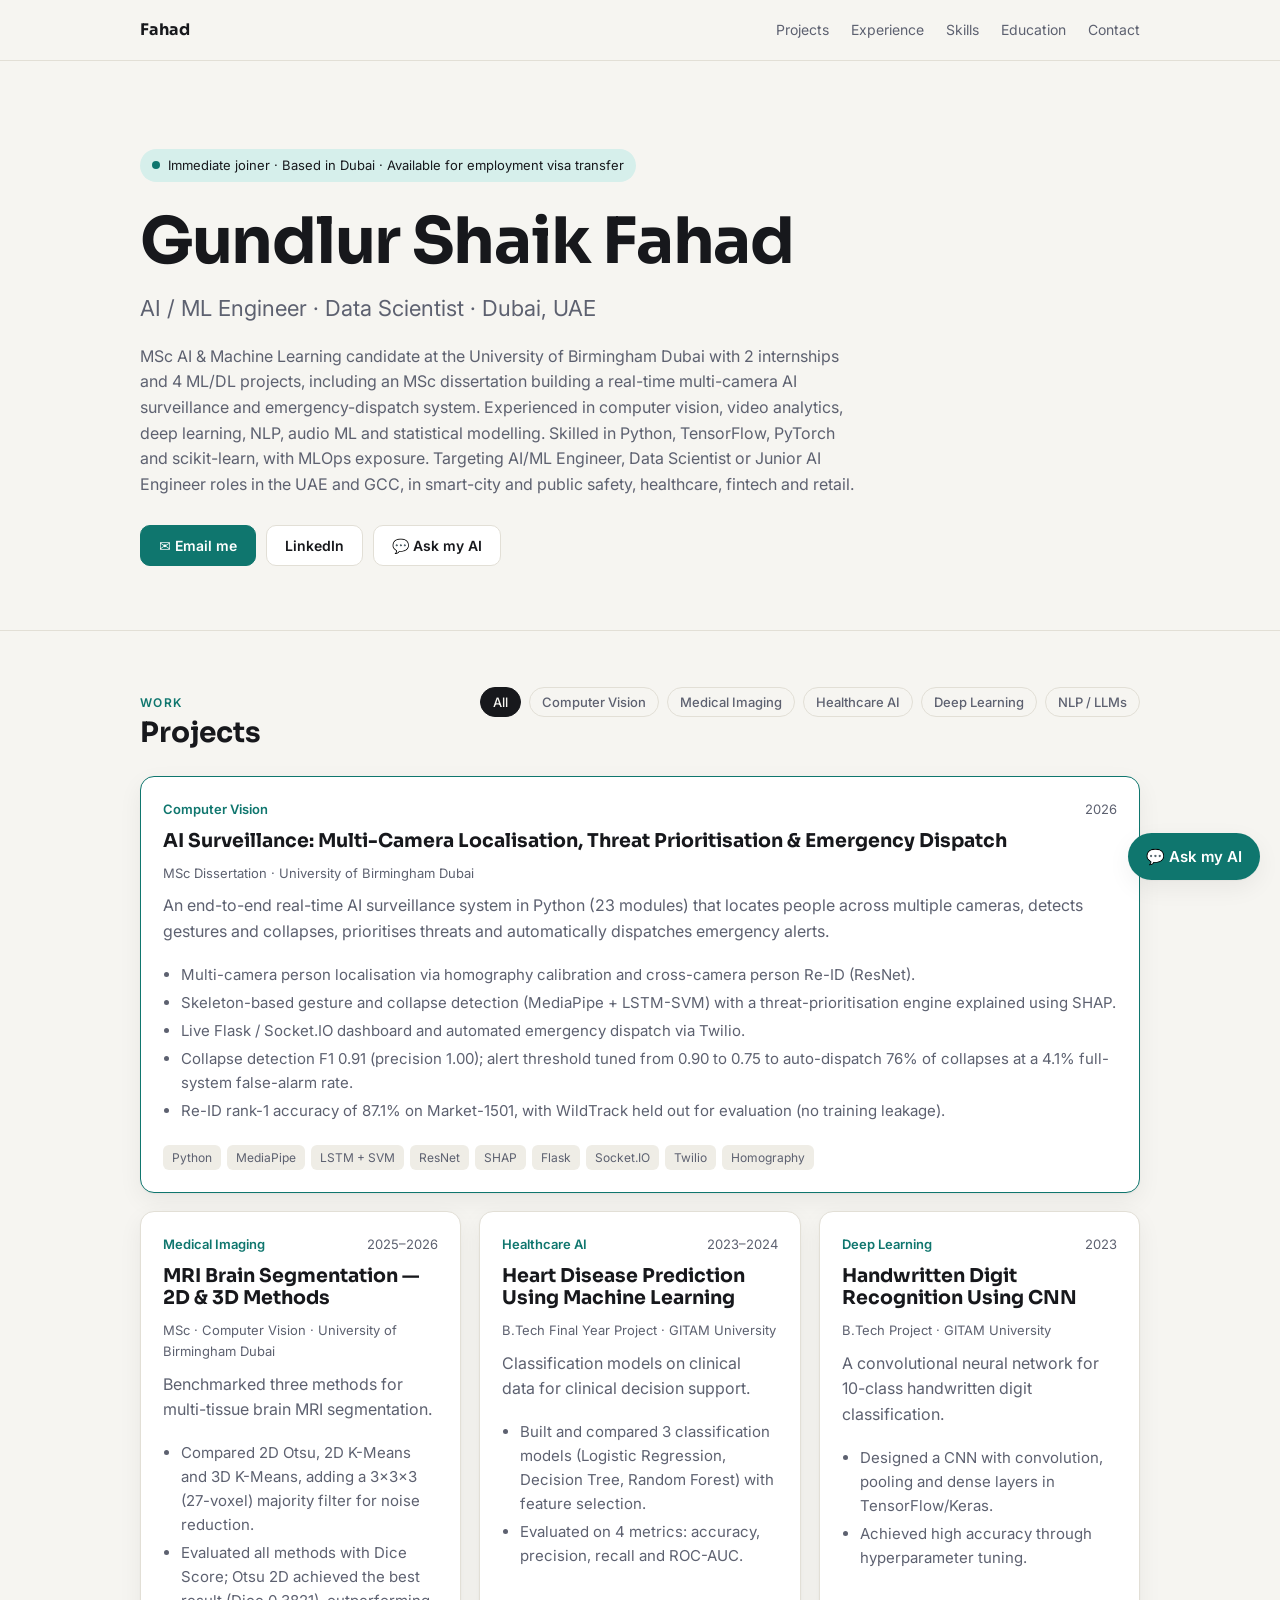
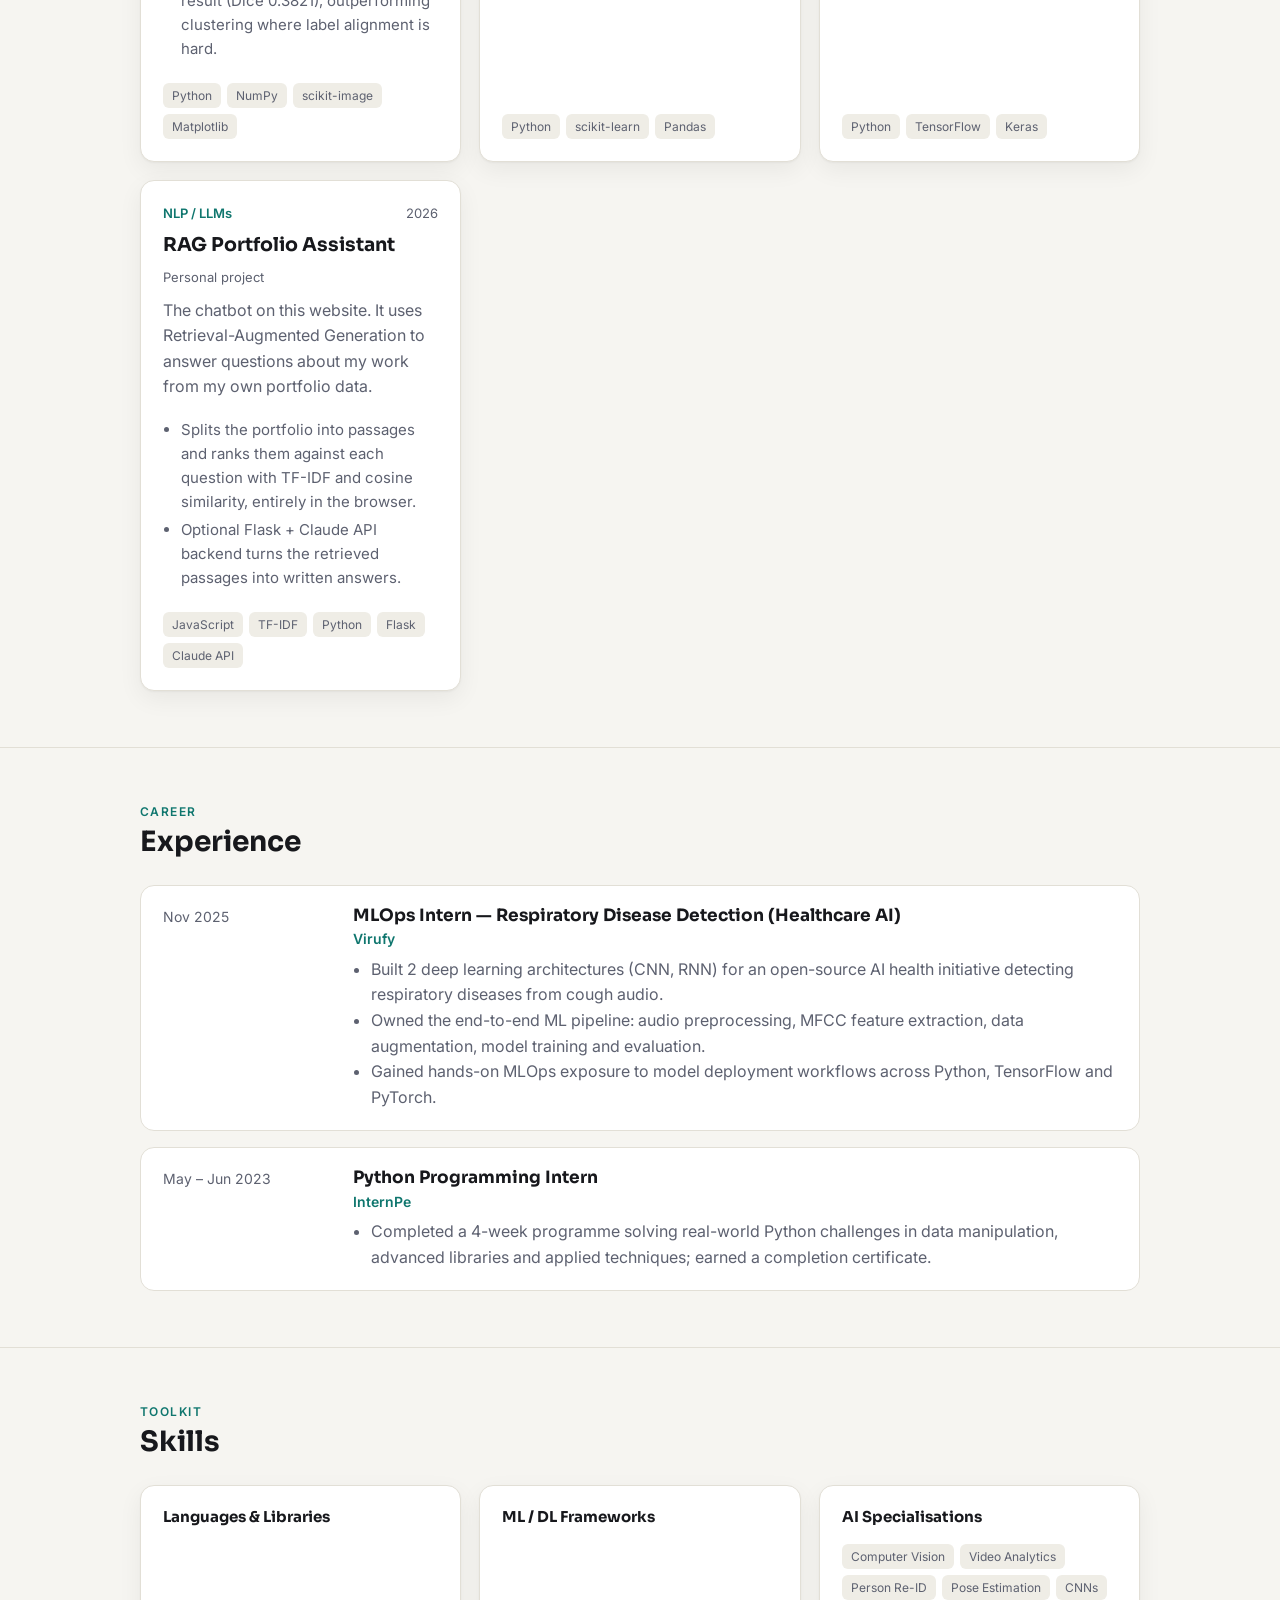
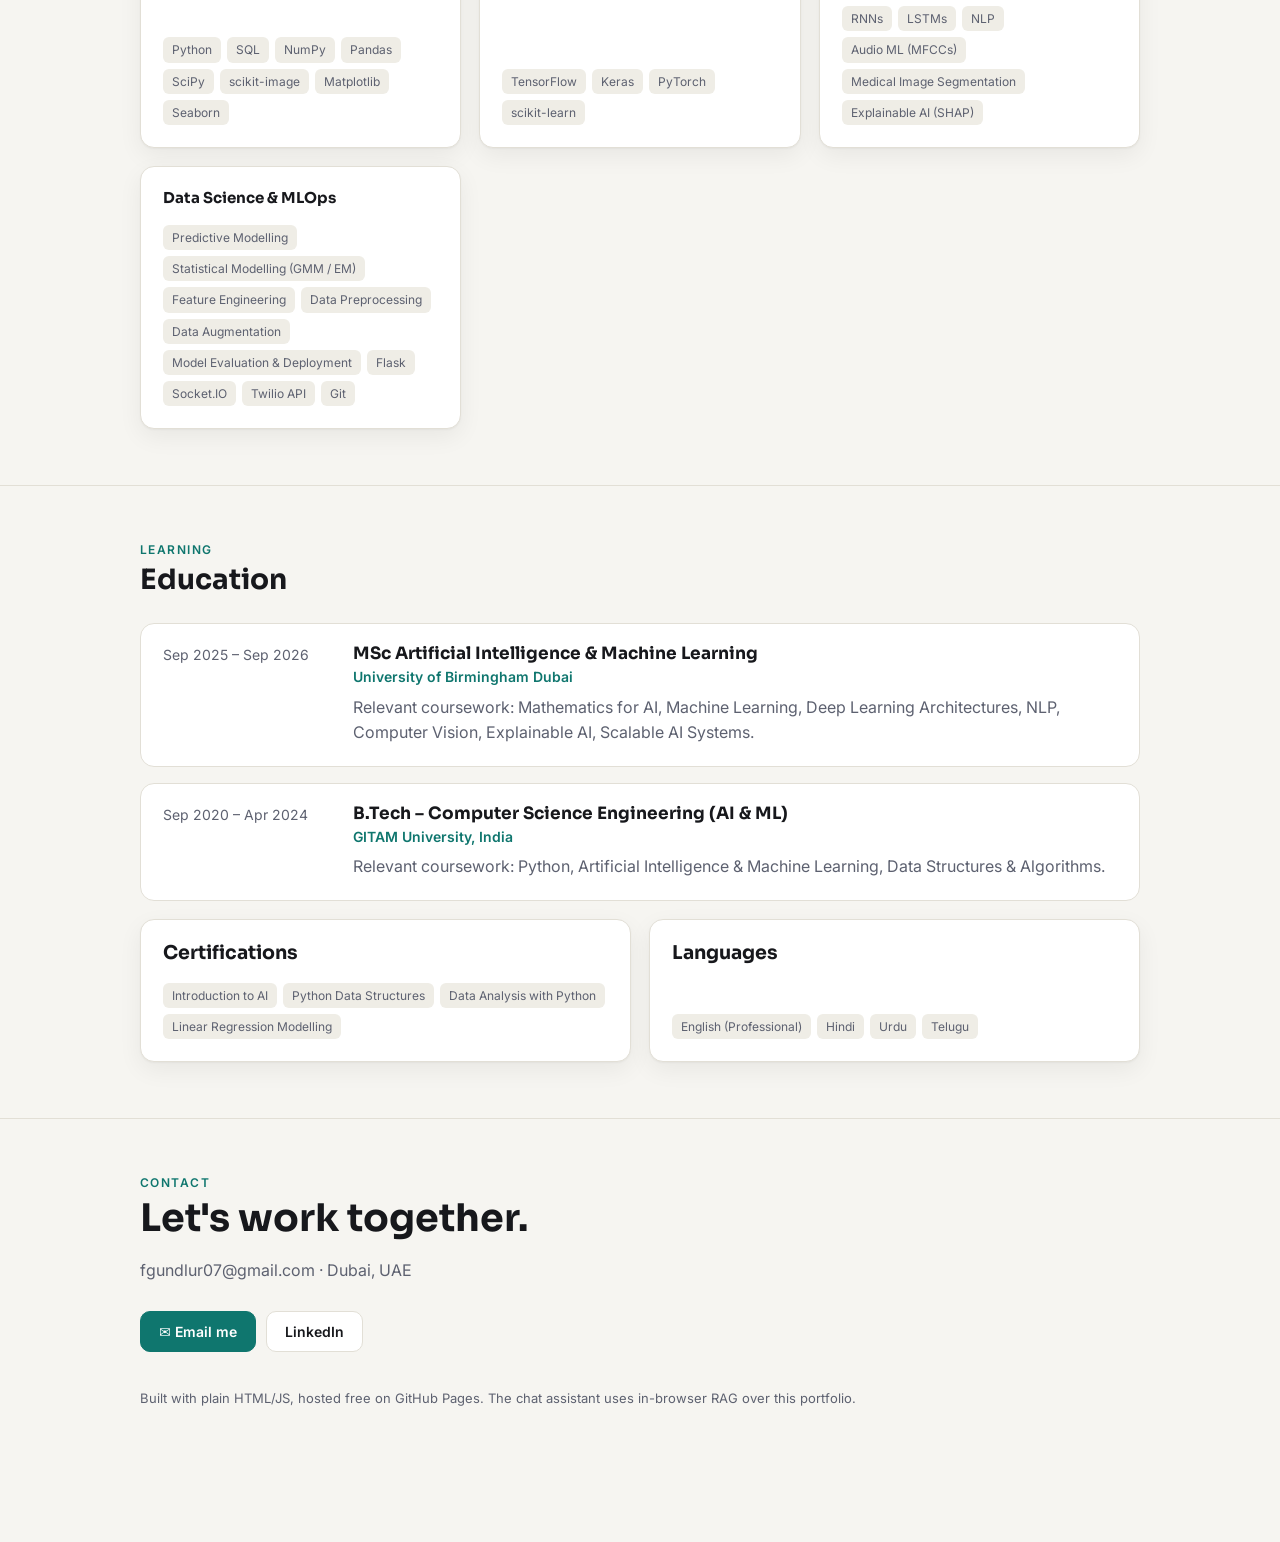
<file: index.html>
<!doctype html>
<html lang="en">
<head>
<meta charset="utf-8">
<meta name="viewport" content="width=device-width, initial-scale=1">
<link rel="icon" href="data:image/svg+xml,<svg xmlns=%22http://www.w3.org/2000/svg%22 viewBox=%220 0 100 100%22><rect width=%22100%22 height=%22100%22 rx=%2224%22 fill=%22%230f766e%22/><text x=%2250%22 y=%2268%22 font-size=%2256%22 text-anchor=%22middle%22 fill=%22white%22 font-family=%22sans-serif%22 font-weight=%22700%22>F</text></svg>">
<title>Fahad · AI / ML Engineer</title>
<meta name="description" content="Portfolio of Gundlur Shaik Fahad, AI / ML Engineer and Data Scientist in Dubai.">
<link rel="preconnect" href="https://fonts.googleapis.com">
<link rel="preconnect" href="https://fonts.gstatic.com" crossorigin>
<link href="https://fonts.googleapis.com/css2?family=Inter:wght@400;500;600&family=Sora:wght@600;700&display=swap" rel="stylesheet">
<link rel="stylesheet" href="assets/style.css">
</head>
<body>

<nav>
  <div class="wrap">
    <a class="logo" href="#" id="logo">Fahad</a>
    <div class="nav-links">
      <a href="#projects">Projects</a>
      <a href="#experience">Experience</a>
      <a href="#skills">Skills</a>
      <a href="#education">Education</a>
      <a href="#contact">Contact</a>
    </div>
  </div>
</nav>

<header class="hero wrap">
  <div class="hero-text">
    <span class="pill" id="availability"></span>
    <h1 id="name"></h1>
    <p class="role" id="role"></p>
    <p class="summary" id="summary"></p>
    <div class="btns" id="hero-btns"></div>
  </div>
  <div class="photo-wrap" id="photo-wrap" hidden><img id="photo" alt=""></div>
</header>

<section id="projects"><div class="wrap">
  <div class="sec-head">
    <div><div class="eyebrow">Work</div><h2>Projects</h2></div>
    <div class="filters" id="filters"></div>
  </div>
  <div class="grid" id="project-grid"></div>
</div></section>

<section id="experience"><div class="wrap">
  <div class="sec-head"><div><div class="eyebrow">Career</div><h2>Experience</h2></div></div>
  <div class="timeline" id="exp-list"></div>
</div></section>

<section id="skills"><div class="wrap">
  <div class="sec-head"><div><div class="eyebrow">Toolkit</div><h2>Skills</h2></div></div>
  <div class="skills" id="skill-list"></div>
</div></section>

<section id="education"><div class="wrap">
  <div class="sec-head"><div><div class="eyebrow">Learning</div><h2>Education</h2></div></div>
  <div class="timeline" id="edu-list"></div>
  <div class="two" style="margin-top:18px">
    <div class="card"><h3>Certifications</h3><div class="tags" id="certs"></div></div>
    <div class="card"><h3>Languages</h3><div class="tags" id="langs"></div></div>
  </div>
</div></section>

<footer id="contact"><div class="wrap">
  <div class="eyebrow">Contact</div>
  <h2>Let's work together.</h2>
  <p class="summary" id="contact-line" style="color:var(--muted)"></p>
  <div class="btns" id="contact-btns"></div>
  <p class="small">Built with plain HTML/JS, hosted free on GitHub Pages. The chat assistant uses in-browser RAG over this portfolio.</p>
</div></footer>

<!-- chat widget -->
<button class="chat-fab" id="chat-fab" aria-label="Open chat">💬 Ask my AI</button>
<div class="chat-panel" id="chat-panel" role="dialog" aria-label="Portfolio assistant">
  <div class="chat-top">
    <div><b>Portfolio assistant</b><small>Answers from Fahad's portfolio (RAG)</small></div>
    <button id="chat-close" aria-label="Close">×</button>
  </div>
  <div class="chat-log" id="chat-log"></div>
  <div class="suggest" id="suggest"></div>
  <form class="chat-form" id="chat-form">
    <input id="chat-input" placeholder="Ask about projects, skills…" autocomplete="off">
    <button>Send</button>
  </form>
</div>

<script src="assets/rag.js"></script>
<script src="assets/app.js"></script>
</body>
</html>
</file>
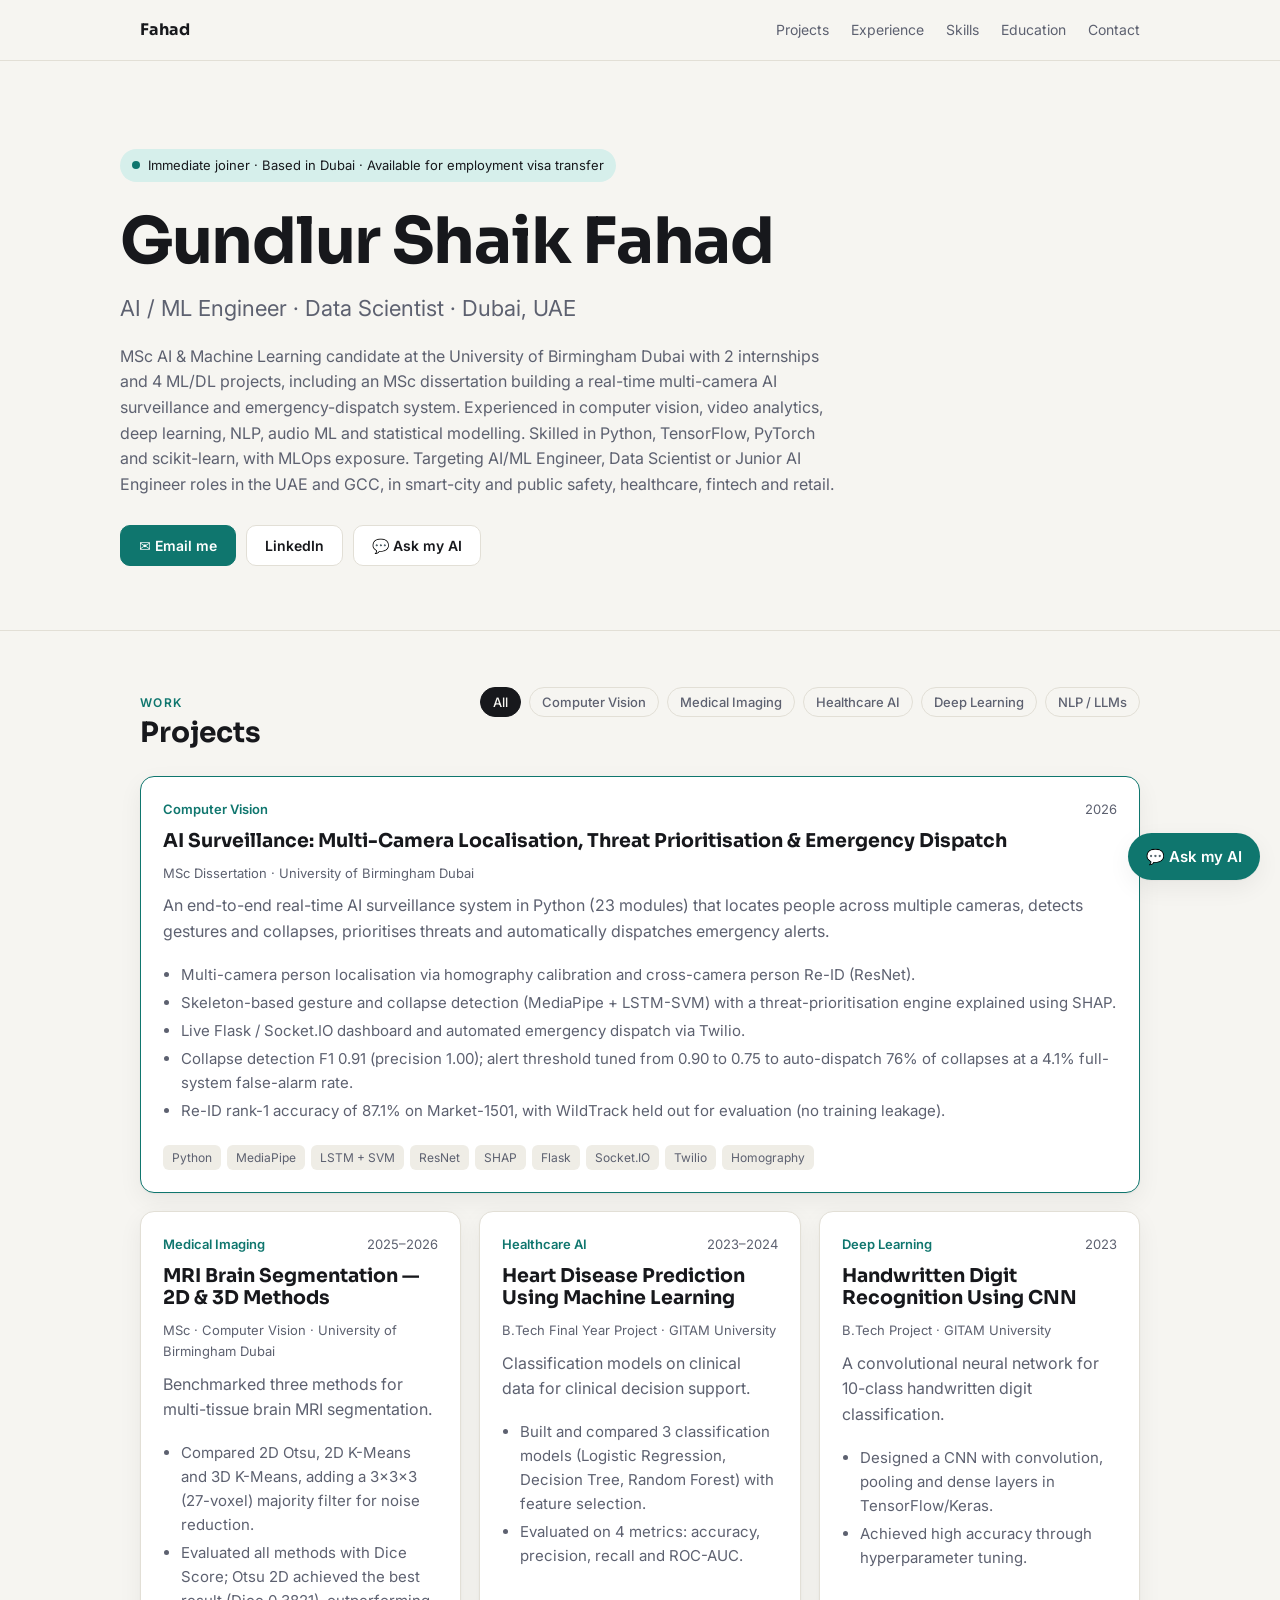
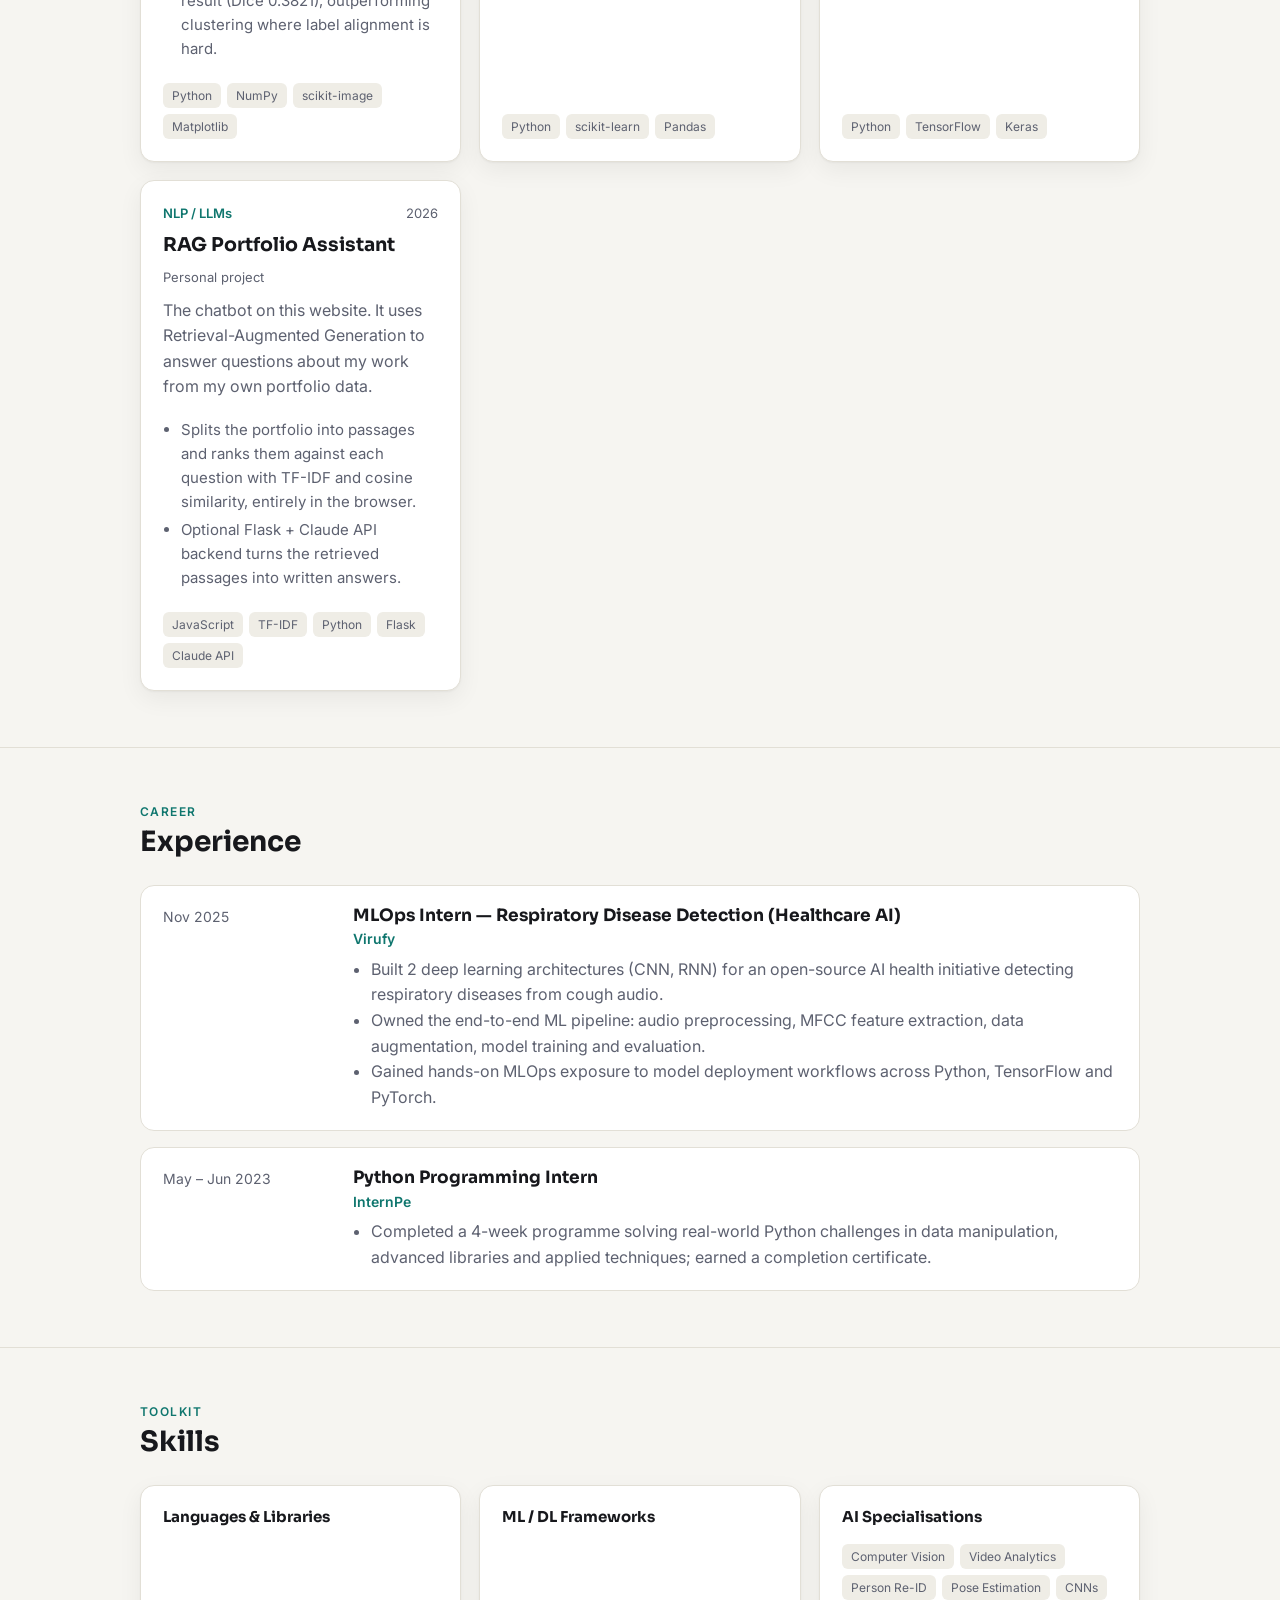
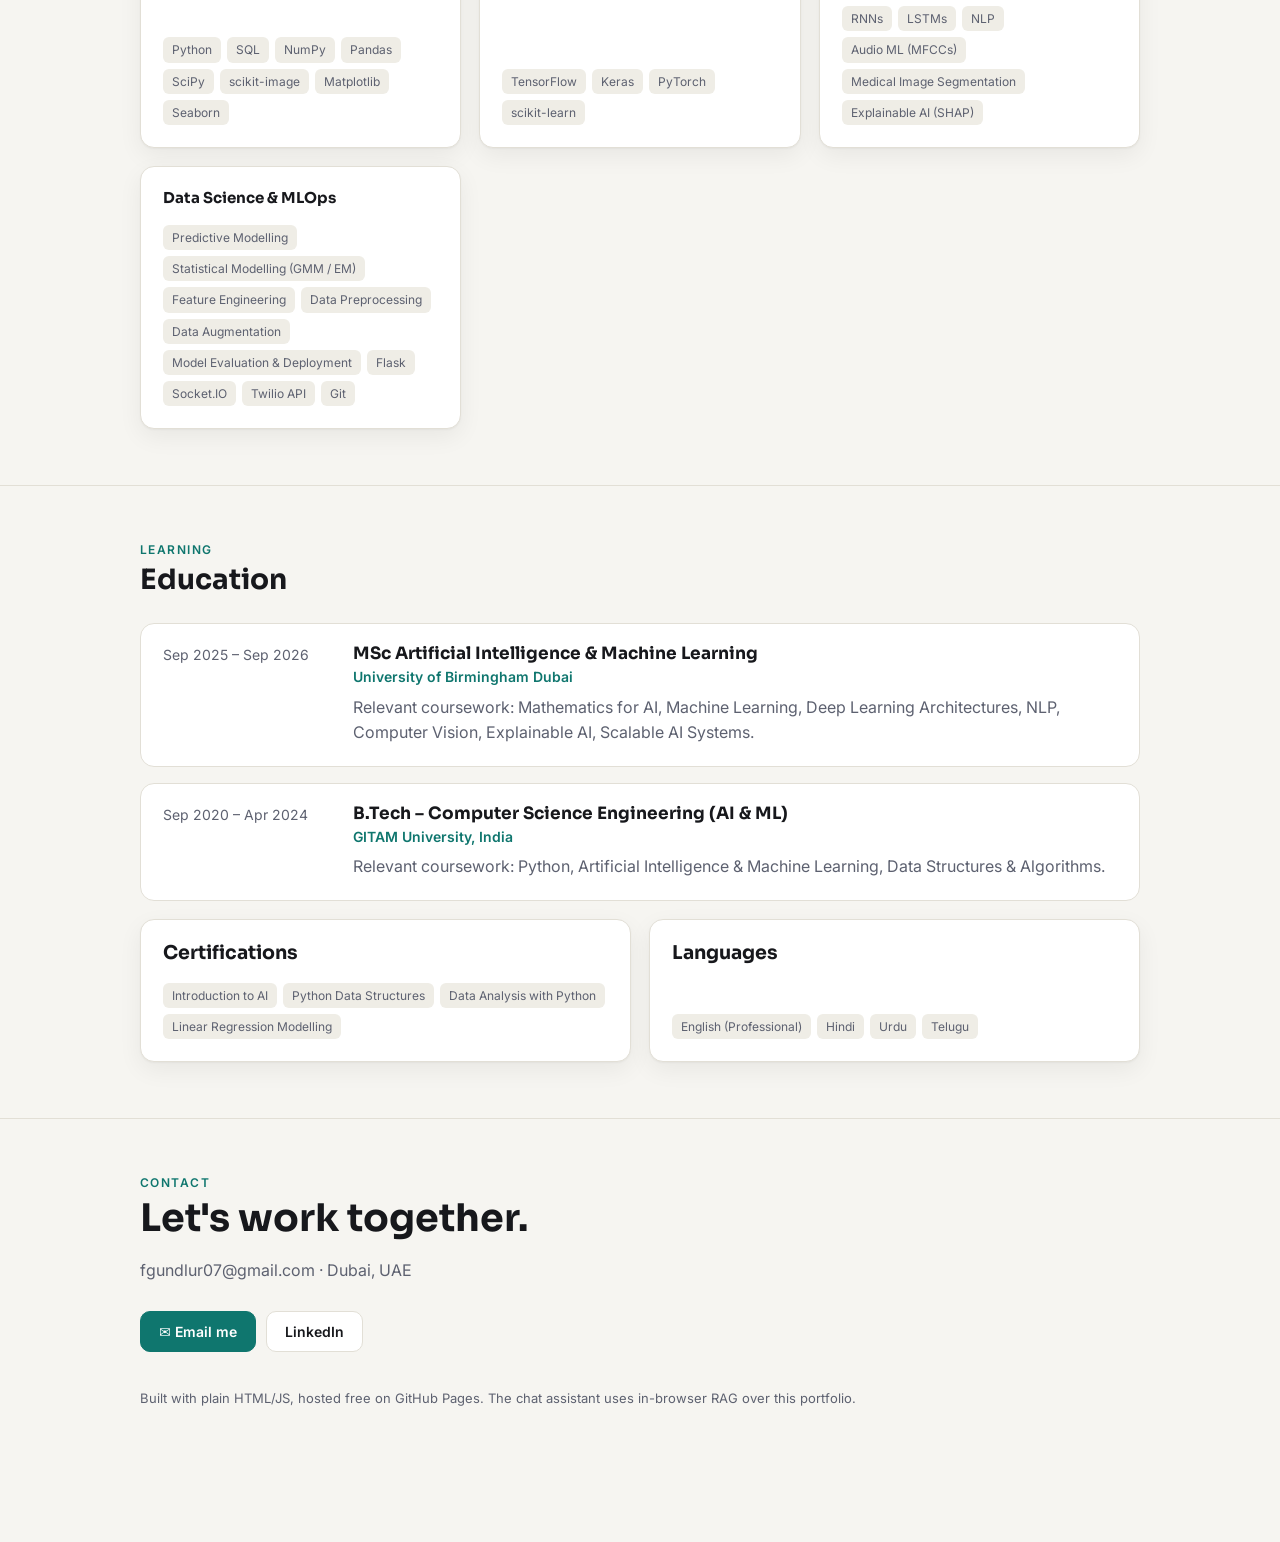
<file: portfolio/index.html>
<!doctype html>
<html lang="en">
<head>
<meta charset="utf-8">
<meta name="viewport" content="width=device-width, initial-scale=1">
<link rel="icon" href="data:image/svg+xml,<svg xmlns=%22http://www.w3.org/2000/svg%22 viewBox=%220 0 100 100%22><rect width=%22100%22 height=%22100%22 rx=%2224%22 fill=%22%230f766e%22/><text x=%2250%22 y=%2268%22 font-size=%2256%22 text-anchor=%22middle%22 fill=%22white%22 font-family=%22sans-serif%22 font-weight=%22700%22>F</text></svg>">
<title>Fahad · AI / ML Engineer</title>
<meta name="description" content="Portfolio of Gundlur Shaik Fahad, AI / ML Engineer and Data Scientist in Dubai.">
<link rel="preconnect" href="https://fonts.googleapis.com">
<link rel="preconnect" href="https://fonts.gstatic.com" crossorigin>
<link href="https://fonts.googleapis.com/css2?family=Inter:wght@400;500;600&family=Sora:wght@600;700&display=swap" rel="stylesheet">
<link rel="stylesheet" href="assets/style.css">
</head>
<body>

<nav>
  <div class="wrap">
    <a class="logo" href="#" id="logo">Fahad</a>
    <div class="nav-links">
      <a href="#projects">Projects</a>
      <a href="#experience">Experience</a>
      <a href="#skills">Skills</a>
      <a href="#education">Education</a>
      <a href="#contact">Contact</a>
    </div>
  </div>
</nav>

<header class="hero wrap">
  <span class="pill" id="availability"></span>
  <h1 id="name"></h1>
  <p class="role" id="role"></p>
  <p class="summary" id="summary"></p>
  <div class="btns" id="hero-btns"></div>
</header>

<section id="projects"><div class="wrap">
  <div class="sec-head">
    <div><div class="eyebrow">Work</div><h2>Projects</h2></div>
    <div class="filters" id="filters"></div>
  </div>
  <div class="grid" id="project-grid"></div>
</div></section>

<section id="experience"><div class="wrap">
  <div class="sec-head"><div><div class="eyebrow">Career</div><h2>Experience</h2></div></div>
  <div class="timeline" id="exp-list"></div>
</div></section>

<section id="skills"><div class="wrap">
  <div class="sec-head"><div><div class="eyebrow">Toolkit</div><h2>Skills</h2></div></div>
  <div class="skills" id="skill-list"></div>
</div></section>

<section id="education"><div class="wrap">
  <div class="sec-head"><div><div class="eyebrow">Learning</div><h2>Education</h2></div></div>
  <div class="timeline" id="edu-list"></div>
  <div class="two" style="margin-top:18px">
    <div class="card"><h3>Certifications</h3><div class="tags" id="certs"></div></div>
    <div class="card"><h3>Languages</h3><div class="tags" id="langs"></div></div>
  </div>
</div></section>

<footer id="contact"><div class="wrap">
  <div class="eyebrow">Contact</div>
  <h2>Let's work together.</h2>
  <p class="summary" id="contact-line" style="color:var(--muted)"></p>
  <div class="btns" id="contact-btns"></div>
  <p class="small">Built with plain HTML/JS, hosted free on GitHub Pages. The chat assistant uses in-browser RAG over this portfolio.</p>
</div></footer>

<!-- chat widget -->
<button class="chat-fab" id="chat-fab" aria-label="Open chat">💬 Ask my AI</button>
<div class="chat-panel" id="chat-panel" role="dialog" aria-label="Portfolio assistant">
  <div class="chat-top">
    <div><b>Portfolio assistant</b><small>Answers from Fahad's portfolio (RAG)</small></div>
    <button id="chat-close" aria-label="Close">×</button>
  </div>
  <div class="chat-log" id="chat-log"></div>
  <div class="suggest" id="suggest"></div>
  <form class="chat-form" id="chat-form">
    <input id="chat-input" placeholder="Ask about projects, skills…" autocomplete="off">
    <button>Send</button>
  </form>
</div>

<script src="assets/rag.js"></script>
<script src="assets/app.js"></script>
</body>
</html>
</file>
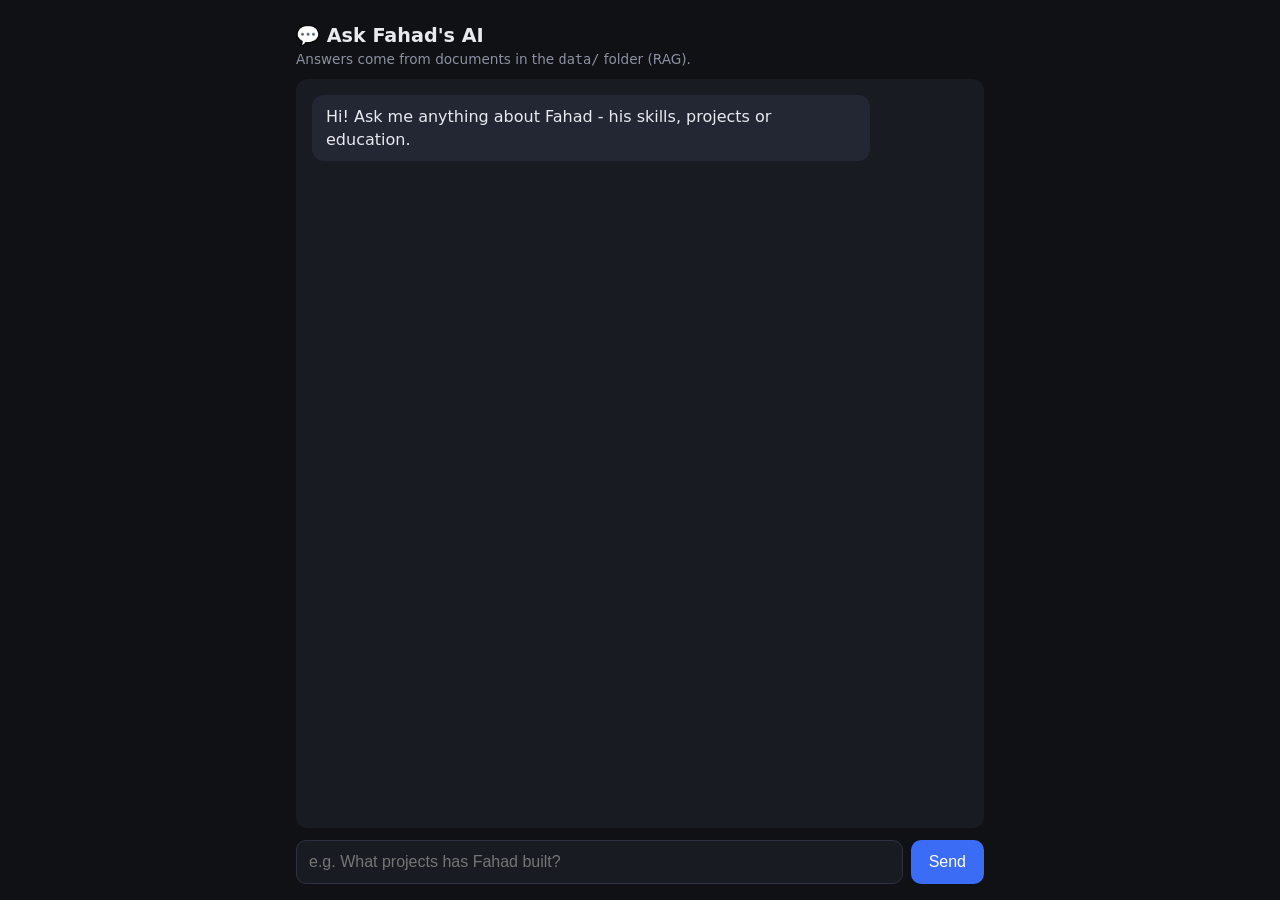
<file: rag-backend-optional/templates/index.html>
<!doctype html>
<html lang="en">
<head>
<meta charset="utf-8">
<meta name="viewport" content="width=device-width, initial-scale=1">
<title>Ask Fahad's AI</title>
<style>
  :root { --bg:#0f1115; --panel:#181b22; --me:#3b6cf6; --bot:#232733; --text:#e8eaf0; --muted:#8b91a1; }
  * { box-sizing: border-box; }
  body { margin:0; font-family: system-ui, sans-serif; background:var(--bg); color:var(--text);
         display:flex; justify-content:center; height:100vh; }
  .app { width:100%; max-width:720px; display:flex; flex-direction:column; padding:16px; }
  h1 { font-size:1.2rem; margin:8px 0 4px; }
  .sub { color:var(--muted); font-size:.85rem; margin-bottom:12px; }
  #chat { flex:1; overflow-y:auto; background:var(--panel); border-radius:12px; padding:16px;
          display:flex; flex-direction:column; gap:10px; }
  .msg { max-width:85%; padding:10px 14px; border-radius:12px; line-height:1.45; white-space:pre-wrap; }
  .me  { align-self:flex-end; background:var(--me); }
  .bot { align-self:flex-start; background:var(--bot); }
  .src { font-size:.75rem; color:var(--muted); margin-top:6px; }
  form { display:flex; gap:8px; margin-top:12px; }
  input { flex:1; padding:12px; border-radius:10px; border:1px solid #2c3140; background:var(--panel);
          color:var(--text); font-size:1rem; }
  button { padding:0 18px; border:0; border-radius:10px; background:var(--me); color:#fff;
           font-size:1rem; cursor:pointer; }
  button:disabled { opacity:.5; }
</style>
</head>
<body>
<div class="app">
  <h1>💬 Ask Fahad's AI</h1>
  <div class="sub">Answers come from documents in the <code>data/</code> folder (RAG).</div>
  <div id="chat">
    <div class="msg bot">Hi! Ask me anything about Fahad - his skills, projects or education.</div>
  </div>
  <form id="form">
    <input id="input" placeholder="e.g. What projects has Fahad built?" autocomplete="off">
    <button id="send">Send</button>
  </form>
</div>

<script>
  const chat = document.getElementById("chat");
  const form = document.getElementById("form");
  const input = document.getElementById("input");
  const send = document.getElementById("send");
  const history = [];   // kept in memory so follow-up questions work

  function addMsg(text, who, sources) {
    const div = document.createElement("div");
    div.className = "msg " + who;
    div.textContent = text;
    if (sources && sources.length) {
      const s = document.createElement("div");
      s.className = "src";
      s.textContent = "Sources: " + sources.map(x => `${x.source} (${x.score})`).join(", ");
      div.appendChild(s);
    }
    chat.appendChild(div);
    chat.scrollTop = chat.scrollHeight;
    return div;
  }

  form.addEventListener("submit", async (e) => {
    e.preventDefault();
    const message = input.value.trim();
    if (!message) return;
    addMsg(message, "me");
    input.value = "";
    send.disabled = true;
    const thinking = addMsg("Thinking…", "bot");

    try {
      const res = await fetch("/api/chat", {
        method: "POST",
        headers: { "Content-Type": "application/json" },
        body: JSON.stringify({ message, history }),
      });
      const data = await res.json();
      thinking.remove();
      if (data.error) { addMsg("⚠️ " + data.error, "bot"); }
      else {
        addMsg(data.answer, "bot", data.sources);
        history.push({ role: "user", content: message }, { role: "assistant", content: data.answer });
      }
    } catch (err) {
      thinking.remove();
      addMsg("⚠️ Could not reach the server. Is app.py running?", "bot");
    }
    send.disabled = false;
    input.focus();
  });
</script>
</body>
</html>
</file>
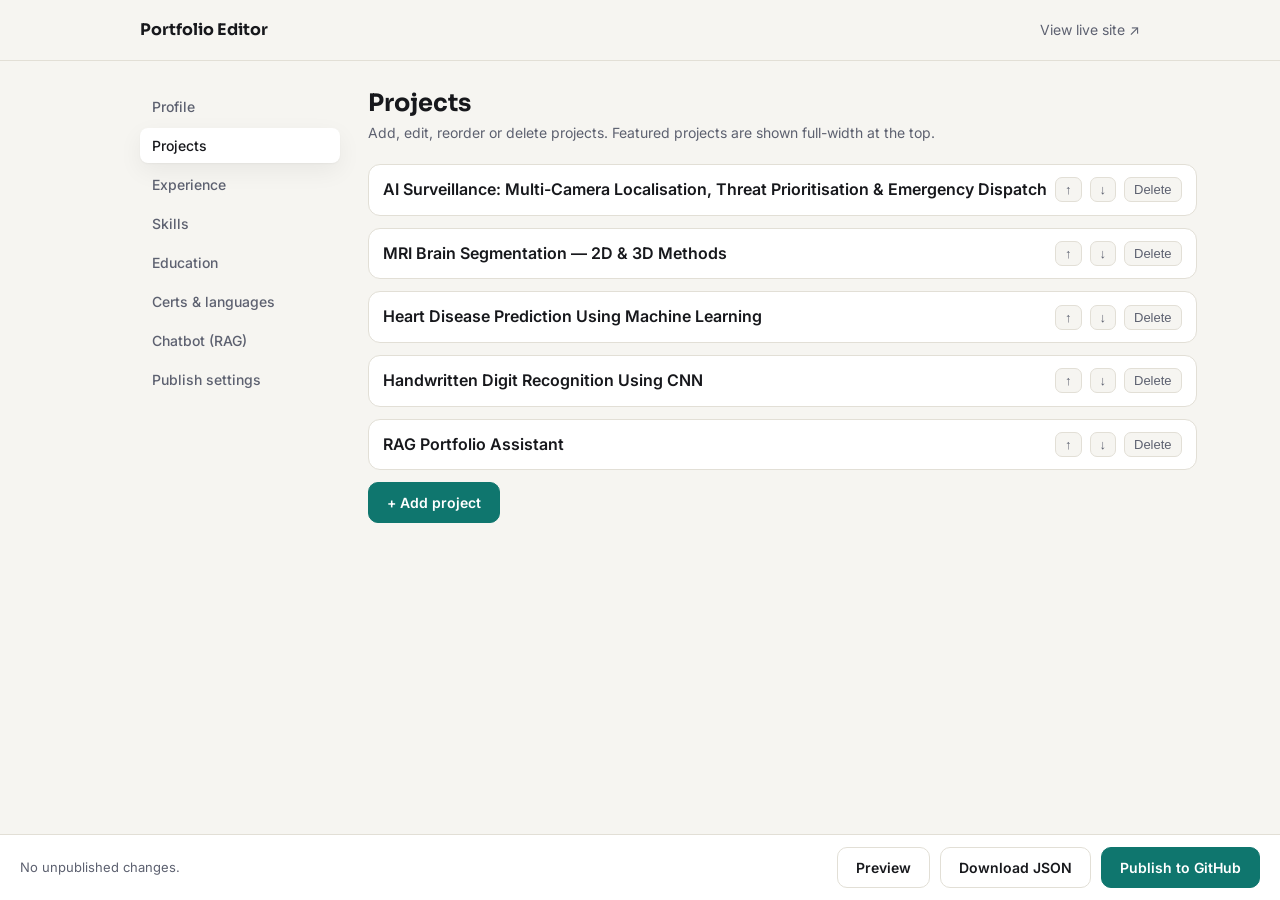
<file: admin.html>
<!doctype html>
<html lang="en">
<head>
<meta charset="utf-8">
<meta name="viewport" content="width=device-width, initial-scale=1">
<link rel="icon" href="data:image/svg+xml,<svg xmlns=%22http://www.w3.org/2000/svg%22 viewBox=%220 0 100 100%22><rect width=%22100%22 height=%22100%22 rx=%2224%22 fill=%22%230f766e%22/><text x=%2250%22 y=%2268%22 font-size=%2256%22 text-anchor=%22middle%22 fill=%22white%22 font-family=%22sans-serif%22 font-weight=%22700%22>F</text></svg>">
<meta name="robots" content="noindex">
<title>Portfolio Editor</title>
<link href="https://fonts.googleapis.com/css2?family=Inter:wght@400;500;600&family=Sora:wght@600;700&display=swap" rel="stylesheet">
<link rel="stylesheet" href="assets/style.css">
<style>
  body { padding-bottom: 80px; }
  .layout { display: grid; grid-template-columns: 200px 1fr; gap: 28px; padding-top: 28px; }
  @media (max-width: 760px) { .layout { grid-template-columns: 1fr; } .side { position: static !important; flex-direction: row !important; flex-wrap: wrap; } }
  .side { position: sticky; top: 84px; align-self: start; display: flex; flex-direction: column; gap: 4px; }
  .side button { text-align: left; padding: 9px 12px; border-radius: 8px; border: 0; background: none; color: var(--muted); font: 500 14px var(--font-body); cursor: pointer; }
  .side button.on { background: var(--surface); color: var(--text); box-shadow: var(--shadow); }
  .panel h2 { font-size: 24px; margin-bottom: 4px; }
  .panel .hint { color: var(--muted); font-size: 14px; margin: 0 0 20px; }
  .field { display: flex; flex-direction: column; gap: 5px; margin-bottom: 14px; }
  .field label { font: 600 13px var(--font-body); }
  .field small { color: var(--muted); font-size: 12px; }
  .field input[type=text], .field textarea {
    width: 100%; padding: 10px 12px; border-radius: 9px; border: 1px solid var(--line);
    background: var(--bg); color: var(--text); font: 14px/1.5 var(--font-body);
  }
  .field textarea { min-height: 84px; resize: vertical; }
  .check { flex-direction: row; align-items: center; gap: 8px; }
  .item { background: var(--surface); border: 1px solid var(--line); border-radius: 12px; margin-bottom: 12px; }
  .item-head { display: flex; align-items: center; gap: 8px; padding: 12px 14px; cursor: pointer; }
  .item-head .t { flex: 1; font-weight: 600; overflow: hidden; text-overflow: ellipsis; white-space: nowrap; }
  .item-head button { border: 1px solid var(--line); background: var(--bg); color: var(--muted); border-radius: 7px; padding: 4px 9px; cursor: pointer; font-size: 13px; }
  .item-head button.del:hover { color: #dc2626; border-color: #dc2626; }
  .item-body { padding: 4px 14px 6px; border-top: 1px solid var(--line); display: none; }
  .item.open .item-body { display: block; padding-top: 14px; }
  .bar {
    position: fixed; left: 0; right: 0; bottom: 0; z-index: 20; background: var(--surface);
    border-top: 1px solid var(--line); padding: 12px 20px; display: flex; gap: 10px; align-items: center; flex-wrap: wrap;
  }
  .bar .status { flex: 1; color: var(--muted); font-size: 13px; min-width: 160px; }
  .note { background: var(--accent-soft); border-radius: 10px; padding: 12px 14px; font-size: 14px; margin-bottom: 18px; }
  .test-out { background: var(--surface-2); border-radius: 10px; padding: 12px; white-space: pre-wrap; font-size: 14px; margin-top: 10px; display: none; }
</style>
</head>
<body>
<nav><div class="wrap">
  <span class="logo">Portfolio Editor</span>
  <div class="nav-links" style="display:flex"><a href="index.html" target="_blank">View live site ↗</a></div>
</div></nav>

<div class="wrap layout">
  <div class="side" id="tabs"></div>
  <div class="panel" id="panel"></div>
</div>

<div class="bar">
  <span class="status" id="status">Loading…</span>
  <button class="btn" id="b-preview">Preview</button>
  <button class="btn" id="b-download">Download JSON</button>
  <button class="btn primary" id="b-publish">Publish to GitHub</button>
</div>

<script src="assets/rag.js"></script>
<script src="assets/admin.js"></script>
</body>
</html>
</file>
<file: assets/style.css>
:root {
  --bg: #f6f5f1;
  --surface: #ffffff;
  --surface-2: #efede6;
  --text: #17181c;
  --muted: #5d6170;
  --line: #e2dfd6;
  --accent: #0f766e;
  --accent-soft: #d6efeb;
  --accent-text: #ffffff;
  --shadow: 0 1px 2px rgba(0,0,0,.04), 0 8px 24px rgba(0,0,0,.06);
  --radius: 14px;
  --font-head: "Sora", system-ui, sans-serif;
  --font-body: "Inter", system-ui, sans-serif;
}
@media (prefers-color-scheme: dark) {
  :root {
    --bg: #0e1013;
    --surface: #16191e;
    --surface-2: #1e2229;
    --text: #eceef2;
    --muted: #9aa1b0;
    --line: #2a2f38;
    --accent: #2dd4bf;
    --accent-soft: #123a36;
    --accent-text: #06201d;
    --shadow: 0 1px 2px rgba(0,0,0,.3), 0 8px 24px rgba(0,0,0,.35);
  }
}

* { box-sizing: border-box; }
html { scroll-behavior: smooth; }
body {
  margin: 0; background: var(--bg); color: var(--text);
  font: 16px/1.6 var(--font-body); -webkit-font-smoothing: antialiased;
}
a { color: var(--accent); text-decoration: none; }
a:hover { text-decoration: underline; }
h1, h2, h3 { font-family: var(--font-head); line-height: 1.2; margin: 0; }
.wrap { max-width: 1040px; margin: 0 auto; padding: 0 20px; }

/* nav */
nav {
  position: sticky; top: 0; z-index: 10;
  background: color-mix(in srgb, var(--bg) 85%, transparent);
  backdrop-filter: blur(10px); border-bottom: 1px solid var(--line);
}
nav .wrap { display: flex; align-items: center; justify-content: space-between; height: 60px; }
.logo { font-family: var(--font-head); font-weight: 700; color: var(--text); }
.nav-links { display: flex; gap: 22px; font-size: 14px; }
.nav-links a { color: var(--muted); }
.nav-links a:hover { color: var(--text); text-decoration: none; }
@media (max-width: 720px) { .nav-links { display: none; } }

/* hero */
.hero { padding-top: 88px; padding-bottom: 64px; }
.pill {
  display: inline-flex; align-items: center; gap: 8px; font-size: 13px;
  background: var(--accent-soft); color: var(--text); padding: 6px 12px; border-radius: 999px;
}
.pill::before { content: ""; width: 8px; height: 8px; border-radius: 50%; background: var(--accent); }
.hero h1 { font-size: clamp(36px, 6vw, 64px); margin: 22px 0 10px; letter-spacing: -0.02em; }
.hero .role { font-size: clamp(18px, 2.4vw, 22px); color: var(--muted); margin: 0 0 18px; }
.hero .summary { max-width: 720px; color: var(--muted); }
.btns { display: flex; flex-wrap: wrap; gap: 10px; margin-top: 28px; }
.btn {
  display: inline-flex; align-items: center; gap: 8px; padding: 11px 18px; border-radius: 10px;
  border: 1px solid var(--line); background: var(--surface); color: var(--text);
  font: 600 14px var(--font-body); cursor: pointer;
}
.btn:hover { text-decoration: none; border-color: var(--accent); }
.btn.primary { background: var(--accent); color: var(--accent-text); border-color: var(--accent); }

/* sections */
section { padding: 56px 0; border-top: 1px solid var(--line); }
.sec-head { display: flex; align-items: baseline; justify-content: space-between; gap: 16px; margin-bottom: 26px; flex-wrap: wrap; }
.sec-head h2 { font-size: 28px; }
.eyebrow { font: 600 12px var(--font-body); letter-spacing: .12em; text-transform: uppercase; color: var(--accent); margin-bottom: 6px; }
/* hero photo */
.hero.has-photo { display: grid; grid-template-columns: 1fr 300px; gap: 48px; align-items: center; }
.photo-wrap { position: relative; }
.photo-wrap::before {
  content: ""; position: absolute; inset: 14px -14px -14px 14px; border-radius: 28px;
  background: var(--accent-soft); border: 1px solid var(--accent); z-index: 0;
}
.photo-wrap img {
  position: relative; z-index: 1; display: block; width: 100%; aspect-ratio: 4 / 5; object-fit: cover;
  border-radius: 28px; box-shadow: var(--shadow); background: var(--surface-2);
}
@media (max-width: 820px) {
  .hero.has-photo { grid-template-columns: 1fr; gap: 32px; padding-top: 48px; }
  .hero { padding-top: 48px; }
  .photo-wrap { order: -1; width: 180px; }
  .photo-wrap img { aspect-ratio: 1; border-radius: 50%; }
  .photo-wrap::before { border-radius: 50%; inset: 8px -8px -8px 8px; }
}
/* project filters + cards */
.filters { display: flex; flex-wrap: wrap; gap: 8px; }
.chip {
  font: 500 13px var(--font-body); padding: 6px 12px; border-radius: 999px; cursor: pointer;
  border: 1px solid var(--line); background: transparent; color: var(--muted);
}
.chip.on { background: var(--text); color: var(--bg); border-color: var(--text); }
.grid { display: grid; grid-template-columns: repeat(auto-fill, minmax(300px, 1fr)); gap: 18px; }
.card {
  background: var(--surface); border: 1px solid var(--line); border-radius: var(--radius);
  padding: 22px; box-shadow: var(--shadow); display: flex; flex-direction: column; gap: 10px;
}
.card.featured { grid-column: 1 / -1; border-color: var(--accent); }
.card.has-img { padding-top: 0; overflow: hidden; }
.card-img { display: block; width: calc(100% + 44px); margin: 0 -22px 6px; aspect-ratio: 16 / 9; object-fit: cover; background: var(--surface-2); border-bottom: 1px solid var(--line); }
.card.featured .card-img { aspect-ratio: auto; height: 300px; }
.card .meta { font-size: 13px; color: var(--muted); display: flex; justify-content: space-between; gap: 10px; flex-wrap: wrap; }
.card .cat { color: var(--accent); font-weight: 600; }
.card h3 { font-size: 19px; }
.card p { margin: 0; color: var(--muted); }
.card ul { margin: 4px 0 0; padding-left: 18px; color: var(--muted); font-size: 15px; }
.card li { margin: 4px 0; }
.tags { display: flex; flex-wrap: wrap; gap: 6px; margin-top: auto; padding-top: 8px; }
.tag { font-size: 12px; padding: 3px 9px; border-radius: 6px; background: var(--surface-2); color: var(--muted); }
.more { background: none; border: 0; padding: 0; color: var(--accent); font: 600 13px var(--font-body); cursor: pointer; align-self: flex-start; }

/* timeline */
.timeline { display: grid; gap: 16px; }
.tl-item { display: grid; grid-template-columns: 170px 1fr; gap: 20px; padding: 20px 22px; background: var(--surface); border: 1px solid var(--line); border-radius: var(--radius); }
.tl-item .when { color: var(--muted); font-size: 14px; }
.tl-item h3 { font-size: 17px; }
.tl-item .org { color: var(--accent); font-weight: 600; font-size: 14px; margin: 2px 0 6px; }
.tl-item ul { margin: 0; padding-left: 18px; color: var(--muted); }
.tl-item p { margin: 0; color: var(--muted); }
@media (max-width: 640px) { .tl-item { grid-template-columns: 1fr; gap: 6px; } }

/* skills */
.skills { display: grid; grid-template-columns: repeat(auto-fill, minmax(240px, 1fr)); gap: 18px; }
.skills .card h3 { font-size: 15px; }

/* two col */
.two { display: grid; grid-template-columns: 1fr 1fr; gap: 18px; }
@media (max-width: 720px) { .two { grid-template-columns: 1fr; } }

footer { padding: 56px 0 120px; border-top: 1px solid var(--line); }
footer h2 { font-size: clamp(26px, 4vw, 38px); margin-bottom: 10px; }
footer .small { color: var(--muted); font-size: 13px; margin-top: 36px; }

/* ---------- chat widget ---------- */
.chat-fab {
  position: fixed; right: 20px; bottom: 20px; z-index: 50;
  display: flex; align-items: center; gap: 10px; padding: 14px 18px; border-radius: 999px;
  background: var(--accent); color: var(--accent-text); border: 0; box-shadow: var(--shadow);
  font: 600 15px var(--font-body); cursor: pointer;
}
.chat-panel {
  position: fixed; right: 20px; bottom: 84px; z-index: 50; width: 380px; max-width: calc(100vw - 32px);
  height: 540px; max-height: calc(100vh - 120px);
  background: var(--surface); border: 1px solid var(--line); border-radius: 18px; box-shadow: 0 20px 60px rgba(0,0,0,.25);
  display: none; flex-direction: column; overflow: hidden;
}
.chat-panel.open { display: flex; }
@media (max-width: 480px) { .chat-panel { right: 16px; bottom: 80px; } .chat-fab { right: 16px; bottom: 16px; } }
.chat-top { padding: 14px 16px; border-bottom: 1px solid var(--line); display: flex; justify-content: space-between; align-items: center; }
.chat-top b { font-family: var(--font-head); }
.chat-top small { display: block; color: var(--muted); font-size: 12px; }
.chat-top button { background: none; border: 0; color: var(--muted); font-size: 22px; cursor: pointer; }
.chat-log { flex: 1; overflow-y: auto; padding: 16px; display: flex; flex-direction: column; gap: 10px; }
.bubble { max-width: 88%; padding: 10px 13px; border-radius: 14px; font-size: 14.5px; line-height: 1.5; white-space: pre-wrap; word-wrap: break-word; }
.bubble.me { align-self: flex-end; background: var(--accent); color: var(--accent-text); border-bottom-right-radius: 4px; }
.bubble.bot { align-self: flex-start; background: var(--surface-2); border-bottom-left-radius: 4px; }
.bubble .src { margin-top: 8px; font-size: 11.5px; color: var(--muted); }
.suggest { display: flex; flex-wrap: wrap; gap: 6px; padding: 0 16px 10px; }
.suggest button { font: 500 12.5px var(--font-body); padding: 6px 10px; border-radius: 999px; border: 1px solid var(--line); background: var(--bg); color: var(--text); cursor: pointer; }
.chat-form { display: flex; gap: 8px; padding: 12px; border-top: 1px solid var(--line); }
.chat-form input { flex: 1; padding: 11px 12px; border-radius: 10px; border: 1px solid var(--line); background: var(--bg); color: var(--text); font: 14px var(--font-body); }
.chat-form button { padding: 0 16px; border-radius: 10px; border: 0; background: var(--accent); color: var(--accent-text); font-weight: 600; cursor: pointer; }
</file>
<file: portfolio/assets/style.css>
:root {
  --bg: #f6f5f1;
  --surface: #ffffff;
  --surface-2: #efede6;
  --text: #17181c;
  --muted: #5d6170;
  --line: #e2dfd6;
  --accent: #0f766e;
  --accent-soft: #d6efeb;
  --accent-text: #ffffff;
  --shadow: 0 1px 2px rgba(0,0,0,.04), 0 8px 24px rgba(0,0,0,.06);
  --radius: 14px;
  --font-head: "Sora", system-ui, sans-serif;
  --font-body: "Inter", system-ui, sans-serif;
}
@media (prefers-color-scheme: dark) {
  :root {
    --bg: #0e1013;
    --surface: #16191e;
    --surface-2: #1e2229;
    --text: #eceef2;
    --muted: #9aa1b0;
    --line: #2a2f38;
    --accent: #2dd4bf;
    --accent-soft: #123a36;
    --accent-text: #06201d;
    --shadow: 0 1px 2px rgba(0,0,0,.3), 0 8px 24px rgba(0,0,0,.35);
  }
}

* { box-sizing: border-box; }
html { scroll-behavior: smooth; }
body {
  margin: 0; background: var(--bg); color: var(--text);
  font: 16px/1.6 var(--font-body); -webkit-font-smoothing: antialiased;
}
a { color: var(--accent); text-decoration: none; }
a:hover { text-decoration: underline; }
h1, h2, h3 { font-family: var(--font-head); line-height: 1.2; margin: 0; }
.wrap { max-width: 1040px; margin: 0 auto; padding: 0 20px; }

/* nav */
nav {
  position: sticky; top: 0; z-index: 10;
  background: color-mix(in srgb, var(--bg) 85%, transparent);
  backdrop-filter: blur(10px); border-bottom: 1px solid var(--line);
}
nav .wrap { display: flex; align-items: center; justify-content: space-between; height: 60px; }
.logo { font-family: var(--font-head); font-weight: 700; color: var(--text); }
.nav-links { display: flex; gap: 22px; font-size: 14px; }
.nav-links a { color: var(--muted); }
.nav-links a:hover { color: var(--text); text-decoration: none; }
@media (max-width: 720px) { .nav-links { display: none; } }

/* hero */
.hero { padding: 88px 0 64px; }
.pill {
  display: inline-flex; align-items: center; gap: 8px; font-size: 13px;
  background: var(--accent-soft); color: var(--text); padding: 6px 12px; border-radius: 999px;
}
.pill::before { content: ""; width: 8px; height: 8px; border-radius: 50%; background: var(--accent); }
.hero h1 { font-size: clamp(36px, 6vw, 64px); margin: 22px 0 10px; letter-spacing: -0.02em; }
.hero .role { font-size: clamp(18px, 2.4vw, 22px); color: var(--muted); margin: 0 0 18px; }
.hero .summary { max-width: 720px; color: var(--muted); }
.btns { display: flex; flex-wrap: wrap; gap: 10px; margin-top: 28px; }
.btn {
  display: inline-flex; align-items: center; gap: 8px; padding: 11px 18px; border-radius: 10px;
  border: 1px solid var(--line); background: var(--surface); color: var(--text);
  font: 600 14px var(--font-body); cursor: pointer;
}
.btn:hover { text-decoration: none; border-color: var(--accent); }
.btn.primary { background: var(--accent); color: var(--accent-text); border-color: var(--accent); }

/* sections */
section { padding: 56px 0; border-top: 1px solid var(--line); }
.sec-head { display: flex; align-items: baseline; justify-content: space-between; gap: 16px; margin-bottom: 26px; flex-wrap: wrap; }
.sec-head h2 { font-size: 28px; }
.eyebrow { font: 600 12px var(--font-body); letter-spacing: .12em; text-transform: uppercase; color: var(--accent); margin-bottom: 6px; }

/* project filters + cards */
.filters { display: flex; flex-wrap: wrap; gap: 8px; }
.chip {
  font: 500 13px var(--font-body); padding: 6px 12px; border-radius: 999px; cursor: pointer;
  border: 1px solid var(--line); background: transparent; color: var(--muted);
}
.chip.on { background: var(--text); color: var(--bg); border-color: var(--text); }
.grid { display: grid; grid-template-columns: repeat(auto-fill, minmax(300px, 1fr)); gap: 18px; }
.card {
  background: var(--surface); border: 1px solid var(--line); border-radius: var(--radius);
  padding: 22px; box-shadow: var(--shadow); display: flex; flex-direction: column; gap: 10px;
}
.card.featured { grid-column: 1 / -1; border-color: var(--accent); }
.card .meta { font-size: 13px; color: var(--muted); display: flex; justify-content: space-between; gap: 10px; flex-wrap: wrap; }
.card .cat { color: var(--accent); font-weight: 600; }
.card h3 { font-size: 19px; }
.card p { margin: 0; color: var(--muted); }
.card ul { margin: 4px 0 0; padding-left: 18px; color: var(--muted); font-size: 15px; }
.card li { margin: 4px 0; }
.tags { display: flex; flex-wrap: wrap; gap: 6px; margin-top: auto; padding-top: 8px; }
.tag { font-size: 12px; padding: 3px 9px; border-radius: 6px; background: var(--surface-2); color: var(--muted); }
.more { background: none; border: 0; padding: 0; color: var(--accent); font: 600 13px var(--font-body); cursor: pointer; align-self: flex-start; }

/* timeline */
.timeline { display: grid; gap: 16px; }
.tl-item { display: grid; grid-template-columns: 170px 1fr; gap: 20px; padding: 20px 22px; background: var(--surface); border: 1px solid var(--line); border-radius: var(--radius); }
.tl-item .when { color: var(--muted); font-size: 14px; }
.tl-item h3 { font-size: 17px; }
.tl-item .org { color: var(--accent); font-weight: 600; font-size: 14px; margin: 2px 0 6px; }
.tl-item ul { margin: 0; padding-left: 18px; color: var(--muted); }
.tl-item p { margin: 0; color: var(--muted); }
@media (max-width: 640px) { .tl-item { grid-template-columns: 1fr; gap: 6px; } }

/* skills */
.skills { display: grid; grid-template-columns: repeat(auto-fill, minmax(240px, 1fr)); gap: 18px; }
.skills .card h3 { font-size: 15px; }

/* two col */
.two { display: grid; grid-template-columns: 1fr 1fr; gap: 18px; }
@media (max-width: 720px) { .two { grid-template-columns: 1fr; } }

footer { padding: 56px 0 120px; border-top: 1px solid var(--line); }
footer h2 { font-size: clamp(26px, 4vw, 38px); margin-bottom: 10px; }
footer .small { color: var(--muted); font-size: 13px; margin-top: 36px; }

/* ---------- chat widget ---------- */
.chat-fab {
  position: fixed; right: 20px; bottom: 20px; z-index: 50;
  display: flex; align-items: center; gap: 10px; padding: 14px 18px; border-radius: 999px;
  background: var(--accent); color: var(--accent-text); border: 0; box-shadow: var(--shadow);
  font: 600 15px var(--font-body); cursor: pointer;
}
.chat-panel {
  position: fixed; right: 20px; bottom: 84px; z-index: 50; width: 380px; max-width: calc(100vw - 32px);
  height: 540px; max-height: calc(100vh - 120px);
  background: var(--surface); border: 1px solid var(--line); border-radius: 18px; box-shadow: 0 20px 60px rgba(0,0,0,.25);
  display: none; flex-direction: column; overflow: hidden;
}
.chat-panel.open { display: flex; }
@media (max-width: 480px) { .chat-panel { right: 16px; bottom: 80px; } .chat-fab { right: 16px; bottom: 16px; } }
.chat-top { padding: 14px 16px; border-bottom: 1px solid var(--line); display: flex; justify-content: space-between; align-items: center; }
.chat-top b { font-family: var(--font-head); }
.chat-top small { display: block; color: var(--muted); font-size: 12px; }
.chat-top button { background: none; border: 0; color: var(--muted); font-size: 22px; cursor: pointer; }
.chat-log { flex: 1; overflow-y: auto; padding: 16px; display: flex; flex-direction: column; gap: 10px; }
.bubble { max-width: 88%; padding: 10px 13px; border-radius: 14px; font-size: 14.5px; line-height: 1.5; white-space: pre-wrap; word-wrap: break-word; }
.bubble.me { align-self: flex-end; background: var(--accent); color: var(--accent-text); border-bottom-right-radius: 4px; }
.bubble.bot { align-self: flex-start; background: var(--surface-2); border-bottom-left-radius: 4px; }
.bubble .src { margin-top: 8px; font-size: 11.5px; color: var(--muted); }
.suggest { display: flex; flex-wrap: wrap; gap: 6px; padding: 0 16px 10px; }
.suggest button { font: 500 12.5px var(--font-body); padding: 6px 10px; border-radius: 999px; border: 1px solid var(--line); background: var(--bg); color: var(--text); cursor: pointer; }
.chat-form { display: flex; gap: 8px; padding: 12px; border-top: 1px solid var(--line); }
.chat-form input { flex: 1; padding: 11px 12px; border-radius: 10px; border: 1px solid var(--line); background: var(--bg); color: var(--text); font: 14px var(--font-body); }
.chat-form button { padding: 0 16px; border-radius: 10px; border: 0; background: var(--accent); color: var(--accent-text); font-weight: 600; cursor: pointer; }
</file>
